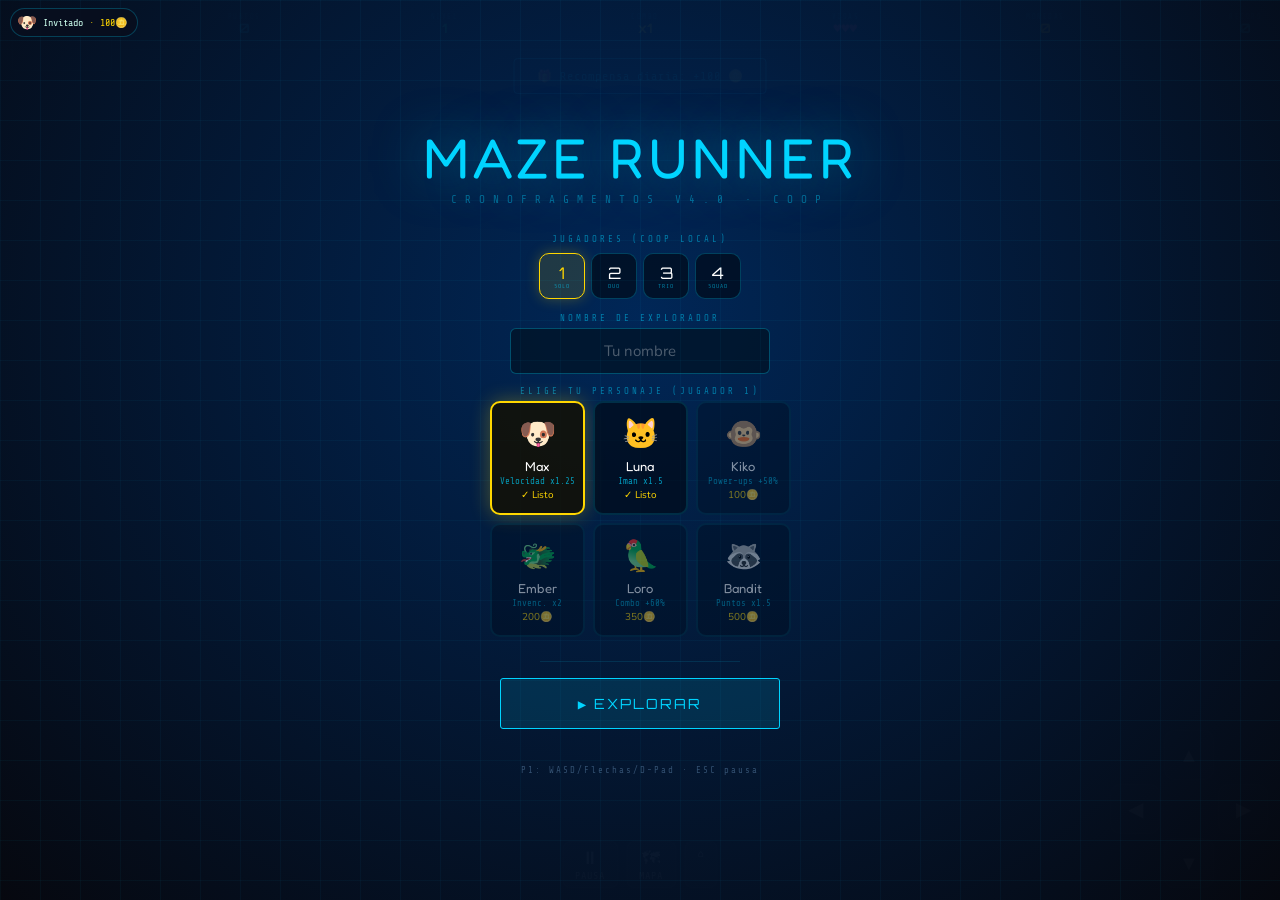
<file: web/index.html>
<!DOCTYPE html>
<html lang="es">
<head>
<meta charset="UTF-8">
<meta name="viewport" content="width=device-width,initial-scale=1,maximum-scale=1,user-scalable=no">
<meta name="description" content="MAZE RUNNER Cronofragmentos - Juego cooperativo de laberintos para 1-4 jugadores">
<meta name="theme-color" content="#06080f">
<title>MAZE RUNNER - Cronofragmentos</title>
<style>
@import url('https://fonts.googleapis.com/css2?family=Fredoka+One&family=Nunito:wght@400;700;900&family=Orbitron:wght@400;700;900&family=Share+Tech+Mono&display=swap');
*{margin:0;padding:0;box-sizing:border-box}
:root{
  --bg:#06080f;--accent:#00d4ff;--gold:#ffd700;
  --danger:#ff3355;--ok:#00ff88;--purple:#cc44ff;
  --fn:'Fredoka One',cursive;
  --fu:'Nunito',sans-serif;
  --fg:'Orbitron',monospace;
  --fm:'Share Tech Mono',monospace;
}
html,body{width:100%;height:100%;overflow:hidden;background:var(--bg);color:#fff;
  font-family:var(--fu);touch-action:none;user-select:none;-webkit-user-select:none}
canvas{display:block;position:absolute;top:0;left:0}
#root{position:relative;width:100vw;height:100vh;overflow:hidden}

/* ---- HUD ---- */
#hud{position:absolute;top:0;left:0;right:0;height:50px;z-index:10;
  background:rgba(6,8,15,.97);border-bottom:1px solid rgba(0,212,255,.15);
  display:flex;align-items:center;justify-content:space-between;padding:0 10px;gap:4px}
.hstat{display:flex;flex-direction:column;align-items:center;min-width:48px}
.hlab{font-size:7px;color:rgba(0,212,255,.45);letter-spacing:1.5px;text-transform:uppercase;font-family:var(--fm)}
.hval{font-family:var(--fg);font-size:13px;font-weight:700;color:var(--accent);line-height:1.1}
.hval.g{color:var(--gold)}.hval.d{color:var(--danger)}.hval.ok{color:var(--ok)}
#hud-char{display:flex;align-items:center;gap:5px;padding:0 4px}
#hud-emoji{font-size:22px;transition:transform .2s}
#hud-name{font-size:9px;color:rgba(255,255,255,.7);font-weight:700;max-width:70px;overflow:hidden;text-overflow:ellipsis;white-space:nowrap}

/* ---- PANTALLAS ---- */
.screen{position:absolute;inset:0;z-index:20;display:flex;flex-direction:column;
  align-items:center;justify-content:center;overflow-y:auto;
  background:radial-gradient(ellipse at 50% 35%,rgba(0,40,90,.96),rgba(6,8,15,.99))}
.screen.off{display:none!important}
.sg{position:absolute;inset:0;pointer-events:none;
  background-image:linear-gradient(rgba(0,212,255,.04) 1px,transparent 1px),
  linear-gradient(90deg,rgba(0,212,255,.04) 1px,transparent 1px);
  background-size:40px 40px;animation:gs 12s linear infinite}
@keyframes gs{from{background-position:0 0}to{background-position:40px 40px}}

/* Logo */
.logo{font-family:var(--fn);font-size:clamp(26px,7vw,56px);color:var(--accent);
  letter-spacing:4px;text-transform:uppercase;text-shadow:0 0 50px rgba(0,212,255,.5);
  margin-bottom:2px;text-align:center;animation:lp 3s ease-in-out infinite}
.logo-sub{font-size:clamp(8px,2vw,11px);color:rgba(0,212,255,.4);letter-spacing:8px;
  margin-bottom:16px;font-family:var(--fm);text-transform:uppercase}
@keyframes lp{0%,100%{text-shadow:0 0 40px rgba(0,212,255,.4)}50%{text-shadow:0 0 80px rgba(0,212,255,.7)}}

/* Botones */
.btn{font-family:var(--fg);font-size:12px;letter-spacing:2px;padding:13px 36px;
  border:1px solid var(--accent);background:transparent;color:var(--accent);
  cursor:pointer;transition:all .2s;text-transform:uppercase;margin:4px;
  display:block;width:240px;text-align:center;border-radius:3px}
.btn:hover{background:rgba(0,212,255,.1);box-shadow:0 0 20px rgba(0,212,255,.35);transform:translateY(-1px)}
.btn:active{transform:scale(.98)}
.btn.prim{background:rgba(0,212,255,.12)}
.btn.gold{border-color:var(--gold);color:var(--gold)}
.btn.gold:hover{background:rgba(255,215,0,.1)}
.btn.big{font-size:14px;padding:16px 44px;width:280px}
.btn.sm{width:auto;padding:9px 18px;font-size:10px;display:inline-block}
.btn:disabled{opacity:.35;cursor:not-allowed;transform:none}

/* Personajes */
.cg{display:grid;grid-template-columns:repeat(3,1fr);gap:8px;max-width:480px;padding:0 12px;margin:0 auto 12px}
@media(max-width:480px){.cg{grid-template-columns:repeat(2,1fr)}}
.cc{border:2px solid rgba(0,212,255,.15);background:rgba(0,10,25,.7);border-radius:10px;
  padding:11px 8px;cursor:pointer;transition:all .2s;text-align:center;position:relative}
.cc:hover{border-color:var(--accent);transform:scale(1.04)}
.cc.sel{border-color:var(--gold);box-shadow:0 0 20px rgba(255,215,0,.3);background:rgba(20,15,0,.8)}
.cc.lk{opacity:.5}
.ce{font-size:30px;display:block;margin-bottom:3px;transition:transform .3s}
.cc:hover .ce{transform:scale(1.2) rotate(-5deg)}
.cn{font-family:var(--fn);font-size:13px;color:#fff;margin-bottom:2px}
.ct{font-size:9px;color:rgba(0,212,255,.7);font-family:var(--fm)}
.ck{font-size:10px;color:var(--gold);margin-top:2px}

/* Inputs */
.gi{background:rgba(0,20,40,.8);border:1px solid rgba(0,212,255,.3);color:#fff;
  font-family:var(--fu);font-size:15px;padding:12px 16px;border-radius:6px;
  width:260px;outline:none;transition:border-color .2s;text-align:center}
.gi:focus{border-color:var(--accent)}
.gi::placeholder{color:rgba(255,255,255,.3)}
.sl{font-size:9px;color:rgba(0,212,255,.5);letter-spacing:3px;text-transform:uppercase;
  font-family:var(--fm);margin:12px 0 5px}
.div{width:200px;height:1px;background:rgba(0,212,255,.12);margin:12px auto}

/* Selector de jugadores (segmented) */
.seg{display:inline-flex;gap:6px;margin:4px 0 2px}
.seg .so{width:46px;height:46px;border:1px solid rgba(0,212,255,.25);background:rgba(0,10,25,.7);
  color:#fff;border-radius:10px;font-family:var(--fg);font-size:16px;cursor:pointer;transition:all .15s;
  display:flex;flex-direction:column;align-items:center;justify-content:center}
.seg .so small{font-size:6px;color:rgba(0,212,255,.55);letter-spacing:1px;font-family:var(--fm)}
.seg .so:hover{border-color:var(--accent)}
.seg .so.sel{border-color:var(--gold);background:rgba(255,215,0,.12);color:var(--gold);box-shadow:0 0 14px rgba(255,215,0,.25)}

/* Chips de perfil / cuenta */
#profile-chip{position:absolute;top:8px;left:10px;z-index:30;display:flex;align-items:center;gap:6px;
  background:rgba(8,15,30,.9);border:1px solid rgba(0,212,255,.25);border-radius:20px;padding:4px 10px 4px 6px;
  font-size:10px;color:#cfe;cursor:pointer;font-family:var(--fm)}
#profile-chip .pe{font-size:16px}
#profile-chip:hover{border-color:var(--accent)}

/* Modal cuenta */
.modal{position:absolute;inset:0;z-index:40;display:none;align-items:center;justify-content:center;
  background:rgba(3,6,14,.82);backdrop-filter:blur(2px)}
.modal.on{display:flex}
.mcard{background:rgba(8,14,28,.98);border:1px solid rgba(0,212,255,.3);border-radius:14px;
  padding:22px 20px;width:min(340px,92vw);text-align:center;box-shadow:0 0 50px rgba(0,80,160,.4)}
.mcard h3{font-family:var(--fn);color:var(--accent);font-size:22px;margin-bottom:4px}
.mcard p{font-size:11px;color:rgba(200,225,245,.6);margin-bottom:14px;line-height:1.5}
.gbtn{display:flex;align-items:center;justify-content:center;gap:10px;width:100%;background:#fff;color:#222;
  border:none;border-radius:8px;padding:11px;font-family:var(--fu);font-weight:700;font-size:13px;cursor:pointer;margin-bottom:8px}
.gbtn:hover{box-shadow:0 0 18px rgba(255,255,255,.25)}
.gbtn .gi-logo{font-family:var(--fg);font-weight:900;font-size:15px;
  background:conic-gradient(from -45deg,#ea4335,#fbbc05,#34a853,#4285f4,#ea4335);
  -webkit-background-clip:text;background-clip:text;color:transparent}
.mnote{font-size:9px;color:rgba(255,180,80,.7);margin-top:8px;line-height:1.5;font-family:var(--fm)}
.xclose{position:absolute;top:10px;right:14px;font-size:22px;color:rgba(255,255,255,.5);cursor:pointer;background:none;border:none}

/* Resultados */
.rg{display:grid;grid-template-columns:1fr 1fr;gap:8px;max-width:360px;margin:12px auto;padding:0 16px}
.ri{background:rgba(0,20,40,.7);border:1px solid rgba(0,212,255,.12);border-radius:8px;padding:10px;text-align:center}
.rv{font-family:var(--fg);font-size:18px;color:var(--accent);font-weight:700}
.rl{font-size:9px;color:rgba(255,255,255,.5);letter-spacing:2px;margin-top:2px;text-transform:uppercase}
.stars{font-size:28px;letter-spacing:4px;color:rgba(255,255,255,.15);margin:8px 0}
.stars .lit{color:var(--gold)}
.badge{display:inline-flex;align-items:center;gap:5px;background:rgba(255,215,0,.12);
  border:1px solid rgba(255,215,0,.3);border-radius:20px;padding:4px 12px;font-size:11px;color:var(--gold);margin:2px}
.stitle{font-family:var(--fn);font-size:clamp(28px,6vw,50px);margin-bottom:4px;text-align:center}
.ssub{font-size:13px;color:rgba(180,210,240,.7);margin-bottom:4px;text-align:center}
.srec{font-size:11px;color:rgba(0,212,255,.5);letter-spacing:1px;margin:4px 0;font-family:var(--fm)}

/* Leaderboard */
.lb{max-width:320px;margin:6px auto 0;width:100%;padding:0 16px}
.lb .lrow{display:flex;justify-content:space-between;font-family:var(--fm);font-size:11px;
  padding:5px 10px;border-bottom:1px solid rgba(0,212,255,.08);color:rgba(220,235,250,.8)}
.lb .lrow .lp{color:var(--gold)}
.lb .lrow:first-child .lp{color:var(--accent)}

/* ---- OVERLAYS ---- */
#lvl-banner{position:absolute;z-index:15;left:50%;top:50%;transform:translate(-50%,-50%);
  font-family:var(--fn);font-size:clamp(28px,8vw,60px);font-weight:700;color:var(--accent);
  letter-spacing:6px;pointer-events:none;opacity:0;transition:opacity .5s;white-space:nowrap;
  text-shadow:0 0 40px rgba(0,212,255,.7);text-align:center}
#combo-pop{position:absolute;z-index:15;left:50%;transform:translateX(-50%);top:58px;
  font-family:var(--fn);font-size:22px;color:var(--gold);pointer-events:none;
  opacity:0;transition:opacity .15s;white-space:nowrap;text-shadow:0 0 16px rgba(255,215,0,.6)}
#pu-bar{position:absolute;top:54px;left:8px;z-index:10;display:flex;flex-direction:column;gap:3px;pointer-events:none}
.pu-tag{font-size:9px;padding:3px 8px;border-radius:3px;display:none;font-family:var(--fm);font-weight:700}
.spop{position:absolute;pointer-events:none;z-index:12;font-family:var(--fn);font-size:14px;
  font-weight:700;animation:sp 1.2s forwards;white-space:nowrap}
@keyframes sp{0%{opacity:1;transform:translateY(0) scale(1) translateX(-50%)}
  60%{opacity:1;transform:translateY(-44px) scale(1.15) translateX(-50%)}
  100%{opacity:0;transform:translateY(-75px) scale(.8) translateX(-50%)}}
#dp{position:absolute;inset:0;z-index:13;pointer-events:none;opacity:0;
  box-shadow:inset 0 0 40px rgba(255,51,85,0);transition:opacity .2s,box-shadow .2s;border:0px solid var(--danger)}
#dp.near{opacity:1;box-shadow:inset 0 0 60px rgba(255,51,85,.4);border-width:3px}

/* Player chips (coop) */
#pchips{position:absolute;top:54px;left:50%;transform:translateX(-50%);z-index:11;display:flex;gap:6px;pointer-events:none}
.pchip{background:rgba(8,15,30,.9);border:1px solid rgba(0,212,255,.25);border-radius:18px;
  padding:3px 9px 3px 6px;display:flex;align-items:center;gap:5px;font-family:var(--fm);font-size:10px}
.pchip .pe{font-size:15px}
.pchip .pn{color:rgba(255,255,255,.8);max-width:64px;overflow:hidden;text-overflow:ellipsis;white-space:nowrap}
.pchip .pc{color:var(--gold);font-weight:700}
.pchip.down{border-color:var(--danger);opacity:.85}
.pchip.down .pn{color:var(--danger)}
.pchip.escaped{border-color:var(--ok)}
.pchip.escaped .pn{color:var(--ok)}

/* D-Pad */
#dpad{position:absolute;bottom:12px;right:12px;z-index:10;
  display:grid;grid-template-columns:50px 50px 50px;grid-template-rows:50px 50px 50px;gap:4px}
.db{background:rgba(255,255,255,.06);border:1px solid rgba(255,255,255,.1);
  border-radius:10px;display:flex;align-items:center;justify-content:center;
  font-size:20px;cursor:pointer;touch-action:manipulation;transition:all .1s}
.db:active,.db.dn{background:rgba(0,212,255,.22);border-color:rgba(0,212,255,.7);transform:scale(.93)}
.de{background:transparent!important;border:none!important;cursor:default}

/* Action bar */
#act-bar{position:absolute;bottom:12px;left:50%;transform:translateX(-50%);display:flex;gap:8px;z-index:10}
.ab{background:rgba(255,255,255,.07);border:1px solid rgba(255,255,255,.12);border-radius:8px;
  color:#fff;font-size:10px;font-family:var(--fm);letter-spacing:1px;padding:6px 12px;
  cursor:pointer;touch-action:manipulation;transition:all .1s;display:flex;flex-direction:column;align-items:center;gap:2px}
.ab:active{background:rgba(0,212,255,.2);transform:scale(.95)}
.ab .ic{font-size:18px}

/* Minimap */
#mm{position:absolute;bottom:12px;left:12px;z-index:10;
  border:1px solid rgba(0,212,255,.2);background:rgba(6,8,15,.85);opacity:.85;border-radius:4px}

/* Toast */
#toast{position:absolute;top:58px;left:50%;transform:translateX(-50%);z-index:18;
  background:rgba(8,15,30,.97);border:1px solid var(--accent);padding:10px 22px;
  font-size:12px;color:var(--accent);letter-spacing:1px;opacity:0;transition:opacity .3s;
  pointer-events:none;white-space:nowrap;border-radius:4px;font-family:var(--fm)}
#toast.on{opacity:1}
#flash{position:absolute;inset:0;z-index:14;pointer-events:none;opacity:0;transition:opacity .06s}

/* Mission pop */
#mpop{position:absolute;top:54px;right:8px;z-index:16;
  background:rgba(8,15,30,.97);border:1px solid rgba(0,212,255,.25);border-radius:8px;
  padding:10px 14px;font-size:11px;color:rgba(255,255,255,.85);font-family:var(--fu);
  max-width:200px;pointer-events:none;opacity:0;transition:opacity .4s}
#mpop.on{opacity:1}
#mpop .mt{font-weight:700;color:var(--gold);font-size:10px;letter-spacing:1px;margin-bottom:4px}
#mpop .mb{height:4px;background:rgba(255,255,255,.1);border-radius:2px;margin-top:6px;overflow:hidden}
#mpop .mf{height:100%;background:var(--accent);border-radius:2px;transition:width .4s}

/* Pause */
#pause{position:absolute;inset:0;z-index:25;display:none;background:rgba(4,6,14,.93);
  align-items:center;justify-content:center;flex-direction:column;gap:12px}
#pause.on{display:flex}
#pause h2{font-family:var(--fn);font-size:42px;color:var(--accent);letter-spacing:6px;margin-bottom:12px}

/* Exit overlay */
#exit-marker{position:absolute;z-index:11;pointer-events:none;display:none;
  font-size:24px;animation:ep 1.2s ease-in-out infinite;transform:translate(-50%,-50%)}
@keyframes ep{0%,100%{transform:translate(-50%,-50%) scale(1)}50%{transform:translate(-50%,-50%) scale(1.3)}}

#pops{position:absolute;inset:0;pointer-events:none;z-index:12;overflow:hidden}
.fc{display:flex;flex-direction:column;align-items:center}
.off{display:none!important}
.muted{font-size:9px;color:rgba(100,140,180,.5);letter-spacing:2px;margin-top:12px;font-family:var(--fm);text-align:center;line-height:1.6;padding:0 12px}

/* Responsive */
@media(max-width:480px){
  .hval{font-size:11px}.hlab{font-size:6px}.hstat{min-width:40px}
  .btn{width:200px;font-size:11px;padding:12px 20px}.cg{gap:6px}}
</style>
</head>
<body>
<div id="root">
  <canvas id="gc"></canvas>

  <!-- HUD -->
  <div id="hud">
    <div id="hud-char"><span id="hud-emoji">🐶</span><span id="hud-name">Max</span></div>
    <div class="hstat"><div class="hlab">Puntos</div><div class="hval" id="hScore">0</div></div>
    <div class="hstat"><div class="hlab">Nivel</div><div class="hval ok" id="hLevel">1</div></div>
    <div class="hstat"><div class="hlab">Combo</div><div class="hval g" id="hCombo">x1</div></div>
    <div class="hstat"><div class="hlab">Vidas</div><div class="hval d" id="hLives">♥♥♥</div></div>
    <div class="hstat"><div class="hlab">Monedas</div><div class="hval g" id="hCoins">0</div></div>
    <div class="hstat"><div class="hlab">Record</div><div class="hval" id="hBest">0</div></div>
  </div>

  <!-- Chip de perfil -->
  <div id="profile-chip"><span class="pe" id="pcEmoji">🐶</span><span id="pcName">Invitado</span><span style="color:var(--gold)">·</span><span id="pcWallet" style="color:var(--gold)">0🪙</span></div>

  <!-- PANTALLA PRINCIPAL -->
  <div id="screen" class="screen">
    <div class="sg"></div>

    <!-- MENU -->
    <div id="v-menu" class="fc">
      <div class="logo">MAZE RUNNER</div>
      <div class="logo-sub">CRONOFRAGMENTOS v4.0 · COOP</div>

      <div class="sl">Jugadores (coop local)</div>
      <div class="seg" id="pcountSeg">
        <button class="so sel" data-pc="1">1<small>SOLO</small></button>
        <button class="so" data-pc="2">2<small>DUO</small></button>
        <button class="so" data-pc="3">3<small>TRIO</small></button>
        <button class="so" data-pc="4">4<small>SQUAD</small></button>
      </div>

      <div class="sl">Nombre de explorador</div>
      <input type="text" class="gi" id="playerName" placeholder="Tu nombre" maxlength="16" autocomplete="off">
      <div class="sl" style="margin-top:12px">Elige tu personaje (Jugador 1)</div>
      <div class="cg" id="charGrid"></div>
      <div class="div"></div>
      <button class="btn big prim" id="btnPlay">▶ EXPLORAR</button>
      <div class="srec" id="sRec"></div>
      <div id="lbWrap" style="margin-top:10px;width:100%"></div>
      <div class="muted" id="ctrlHint">P1: WASD/Flechas/D-Pad · ESC pausa</div>
    </div>

    <!-- GAME OVER -->
    <div id="v-go" class="fc off">
      <div class="stitle" id="goT" style="color:#ff3355">GAME OVER</div>
      <div class="ssub" id="goS"></div>
      <div class="stars" id="goSt"></div>
      <div class="rg" id="goG"></div>
      <div class="srec" id="goR"></div>
      <div class="div"></div>
      <button class="btn big prim" id="btnRetry">↺ REINTENTAR</button>
      <button class="btn" id="btnGoM">⌂ MENU</button>
    </div>

    <!-- WIN -->
    <div id="v-win" class="fc off">
      <div class="stitle" style="color:#ffd700">GANARON!</div>
      <div class="ssub" id="winS"></div>
      <div class="stars" id="winSt"></div>
      <div class="rg" id="winG"></div>
      <div id="winB" style="max-width:340px;text-align:center;margin:8px 0"></div>
      <div class="div"></div>
      <button class="btn big gold" id="btnAgain">▶ JUGAR DE NUEVO</button>
      <button class="btn" id="btnWinM">⌂ MENU</button>
    </div>
  </div>

  <!-- Modal cuenta -->
  <div id="acctModal" class="modal">
    <div class="mcard" style="position:relative">
      <button class="xclose" id="acctClose">×</button>
      <h3>Tu cuenta</h3>
      <p>Guarda tu progreso, monedas y logros en este dispositivo. Inicia sesión con Google para sincronizar tu nombre y avatar.</p>
      <button class="gbtn" id="btnGoogle"><span class="gi-logo">G</span> Continuar con Google</button>
      <div class="div" style="width:100%;margin:12px 0"></div>
      <div class="sl" style="margin:0 0 6px">o usa un correo (local)</div>
      <input type="email" class="gi" id="acctEmail" placeholder="tucorreo@ejemplo.com" style="width:100%;margin-bottom:8px">
      <button class="btn sm prim" id="btnEmailLogin" style="width:100%">GUARDAR CUENTA</button>
      <button class="btn sm" id="btnGuest" style="width:100%;margin-top:8px">Seguir como invitado</button>
      <div class="mnote" id="googleNote"></div>
    </div>
  </div>

  <!-- OVERLAYS -->
  <div id="lvl-banner"></div>
  <div id="combo-pop"></div>
  <div id="flash"></div>
  <div id="toast"></div>
  <div id="dp"></div>
  <div id="pchips"></div>
  <div id="exit-marker">🚪</div>

  <!-- Power-up bar -->
  <div id="pu-bar">
    <div class="pu-tag" id="puS" style="background:rgba(0,100,255,.2);border:1px solid #0af;color:#0af">⚡ SPEED</div>
    <div class="pu-tag" id="puG" style="background:rgba(200,0,255,.2);border:1px solid #f0f;color:#f0f">👻 GHOST</div>
    <div class="pu-tag" id="puM" style="background:rgba(255,220,0,.15);border:1px solid #fd0;color:#fd0">🧲 IMAN</div>
    <div class="pu-tag" id="puF" style="background:rgba(0,255,255,.12);border:1px solid #0ff;color:#0ff">❄ FREEZE</div>
  </div>

  <!-- Mission pop -->
  <div id="mpop">
    <div class="mt">🎯 MISION DIARIA</div>
    <div id="mDesc">Recoge 50 monedas</div>
    <div class="mb"><div class="mf" id="mFill" style="width:0%"></div></div>
  </div>

  <div id="pops"></div>
  <canvas id="mm"></canvas>

  <!-- D-Pad -->
  <div id="dpad">
    <div class="de"></div><div class="db" id="dU">▲</div><div class="de"></div>
    <div class="db" id="dL">◀</div><div class="de"></div><div class="db" id="dR">▶</div>
    <div class="de"></div><div class="db" id="dD">▼</div><div class="de"></div>
  </div>

  <!-- Action bar -->
  <div id="act-bar">
    <button class="ab" id="actP"><span class="ic">⏸</span>PAUSA</button>
    <button class="ab" id="actM"><span class="ic">🗺</span>MAPA</button>
    <button class="ab" id="actH">⌂</button>
  </div>

  <!-- Pause panel -->
  <div id="pause">
    <h2>PAUSA</h2>
    <div id="pChar" style="font-size:48px;margin-bottom:8px">🐶</div>
    <div id="pName" style="font-family:'Fredoka One',cursive;font-size:20px;color:var(--gold);margin-bottom:16px"></div>
    <button class="btn big prim" id="btnR2">▶ CONTINUAR</button>
    <button class="btn" id="btnRst">↺ REINICIAR</button>
    <button class="btn" id="btnPM">⌂ MENU</button>
  </div>
</div>

<script src="game.js"></script>
</body>
</html>
</file>
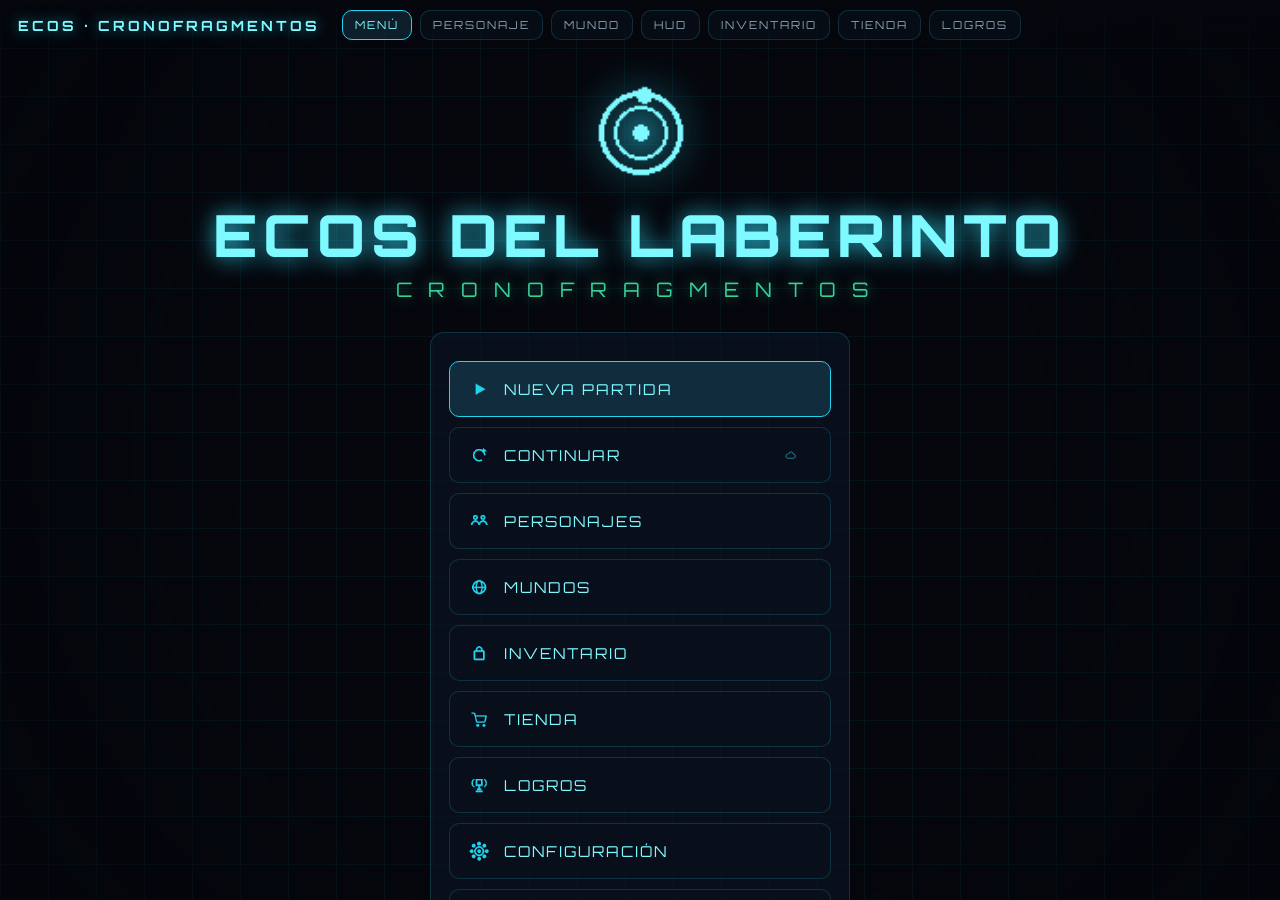
<file: web/design/index.html>
<!doctype html>
<html lang="es">
<head>
<meta charset="utf-8">
<meta name="viewport" content="width=device-width,initial-scale=1">
<title>ECOS DEL LABERINTO: CRONOFRAGMENTOS · UI</title>
<link rel="preconnect" href="https://fonts.googleapis.com">
<link rel="preconnect" href="https://fonts.gstatic.com" crossorigin>
<link href="https://fonts.googleapis.com/css2?family=Orbitron:wght@500;700;800;900&family=Rajdhani:wght@500;600;700&display=swap" rel="stylesheet">
<link rel="stylesheet" href="styles.css">
</head>
<body>
<div class="bg-grid"></div>
<div class="bg-vignette"></div>

<nav class="topnav">
  <span class="brand">ECOS · CRONOFRAGMENTOS</span>
  <button data-go="menu" class="active">MENÚ</button>
  <button data-go="char">PERSONAJE</button>
  <button data-go="world">MUNDO</button>
  <button data-go="hud">HUD</button>
  <button data-go="inv">INVENTARIO</button>
  <button data-go="shop">TIENDA</button>
  <button data-go="ach">LOGROS</button>
</nav>

<div class="stage">

  <!-- 1 · MENÚ PRINCIPAL -->
  <section class="screen active" id="menu">
    <div class="menu-wrap">
      <div class="logo"><span class="glow"></span><i class="ic t-bright" data-ic="orbit"></i></div>
      <h1 class="title-xl">ECOS DEL LABERINTO</h1>
      <div class="title-sub">CRONOFRAGMENTOS</div>
      <div class="menu-panel panel panel--soft">
        <button class="menu-btn selected" data-go="hud"><i class="ic" data-ic="play"></i><span class="label">NUEVA PARTIDA</span></button>
        <button class="menu-btn" data-go="hud"><i class="ic" data-ic="continue"></i><span class="label">CONTINUAR</span><i class="ic suffix" data-ic="cloud"></i></button>
        <button class="menu-btn" data-go="char"><i class="ic" data-ic="people"></i><span class="label">PERSONAJES</span></button>
        <button class="menu-btn" data-go="world"><i class="ic" data-ic="globe"></i><span class="label">MUNDOS</span></button>
        <button class="menu-btn" data-go="inv"><i class="ic" data-ic="bag"></i><span class="label">INVENTARIO</span></button>
        <button class="menu-btn" data-go="shop"><i class="ic" data-ic="cart"></i><span class="label">TIENDA</span></button>
        <button class="menu-btn" data-go="ach"><i class="ic" data-ic="trophy"></i><span class="label">LOGROS</span></button>
        <button class="menu-btn"><i class="ic" data-ic="cog"></i><span class="label">CONFIGURACIÓN</span></button>
        <button class="menu-btn"><i class="ic" data-ic="close"></i><span class="label">SALIR</span></button>
      </div>
      <div class="dim" style="margin-top:18px;font-size:11px;letter-spacing:3px">v0.2 · NÚCLEO TEMPORAL</div>
    </div>
  </section>

  <!-- 2 · SELECCIÓN DE PERSONAJE -->
  <section class="screen" id="char">
    <div class="row"><button class="back" data-go="menu"><i class="ic" data-ic="chevron-left"></i>VOLVER</button></div>
    <h2 class="screen-title" style="margin-bottom:24px">SELECCIÓN DE PERSONAJE</h2>
    <div class="row" style="justify-content:center;gap:18px;flex:1;align-items:center">
      <div class="arrow"><i class="ic" data-ic="chevron-left"></i></div>
      <div class="panel" style="width:320px;height:380px;display:flex;align-items:center;justify-content:center;background:rgba(14,30,48,.6)">
        <div style="width:150px;height:230px;border-radius:10px;background:rgba(34,211,238,.10);border:1px solid rgba(45,212,238,.3)"></div>
      </div>
      <div class="arrow" style="margin-right:24px"><i class="ic" data-ic="chevron-right"></i></div>
      <div class="panel" style="width:460px">
        <div class="card-title" style="font-size:30px">ARIA-7</div>
        <div class="card-sub" style="font-size:15px">Crononauta</div>
        <div class="card-desc" style="margin:12px 0 8px">Maestra del flujo temporal. Puede ralentizar el tiempo en áreas específicas.</div>
        <div class="stat-row"><i class="ic" data-ic="bolt"></i><span class="stat-label">VELOCIDAD</span><span class="bar-track"><span class="bar-fill green" style="width:85%"></span></span><span class="stat-value">85</span></div>
        <div class="stat-row"><i class="ic" data-ic="shield"></i><span class="stat-label">DEFENSA</span><span class="bar-track"><span class="bar-fill green" style="width:60%"></span></span><span class="stat-value">60</span></div>
        <div class="stat-row"><i class="ic" data-ic="clock"></i><span class="stat-label">ENERGÍA</span><span class="bar-track"><span class="bar-fill green" style="width:90%"></span></span><span class="stat-value">90</span></div>
        <div class="stat-row"><i class="ic" data-ic="star"></i><span class="stat-label">HABILIDAD</span><span class="bar-track"><span class="bar-fill green" style="width:95%"></span></span><span class="stat-value">95</span></div>
      </div>
    </div>
    <div class="dots"><span class="dot active"></span><span class="dot"></span><span class="dot"></span><span class="dot"></span><span class="dot"></span></div>
    <div style="text-align:center"><button class="btn" data-go="world">SELECCIONAR</button></div>
  </section>

  <!-- 3 · SELECCIÓN DE MUNDO -->
  <section class="screen" id="world">
    <div class="row"><button class="back" data-go="menu"><i class="ic" data-ic="chevron-left"></i>VOLVER</button></div>
    <h2 class="screen-title" style="margin-bottom:24px">SELECCIÓN DE MUNDO</h2>
    <div class="scroll">
      <div class="grid" style="gap:24px">
        <div class="card" style="width:360px;height:210px" data-go="hud">
          <div class="stars"><i class="star ic" data-ic="star"></i><i class="star empty ic" data-ic="star"></i><i class="star empty ic" data-ic="star"></i><i class="star empty ic" data-ic="star"></i><i class="star empty ic" data-ic="star"></i></div>
          <div class="card-title">NEXO PRIMORDIAL</div><div class="card-sub">El Origen</div>
          <div class="card-desc">Donde todo comenzó. Las primeras fisuras temporales.</div>
          <div class="grow"></div>
          <div class="row"><span class="muted grow" style="font-size:12px">Progreso</span><span class="muted" style="font-size:12px">12/12</span></div>
          <div class="bar-track" style="margin-top:4px"><span class="bar-fill" style="width:100%"></span></div>
        </div>
        <div class="card purple" style="width:360px;height:210px" data-go="hud">
          <div class="stars"><i class="star ic" data-ic="star"></i><i class="star ic" data-ic="star"></i><i class="star empty ic" data-ic="star"></i><i class="star empty ic" data-ic="star"></i><i class="star empty ic" data-ic="star"></i></div>
          <div class="card-title" style="color:#c4b5fd">FRACTURAS DEL VACÍO</div><div class="card-sub">Dimensión Paralela</div>
          <div class="card-desc">Realidades fragmentadas que colapsan entre sí.</div>
          <div class="grow"></div>
          <div class="row"><span class="muted grow" style="font-size:12px">Progreso</span><span class="muted" style="font-size:12px">8/15</span></div>
          <div class="bar-track" style="margin-top:4px"><span class="bar-fill purple" style="width:53%"></span></div>
        </div>
        <div class="card" style="width:360px;height:210px" data-go="hud">
          <div class="stars"><i class="star ic" data-ic="star"></i><i class="star ic" data-ic="star"></i><i class="star ic" data-ic="star"></i><i class="star empty ic" data-ic="star"></i><i class="star empty ic" data-ic="star"></i></div>
          <div class="card-title">ESPIRAL INFINITO</div><div class="card-sub">Bucle Temporal</div>
          <div class="card-desc">Un laberinto que se repite eternamente.</div>
          <div class="grow"></div>
          <div class="row"><span class="muted grow" style="font-size:12px">Progreso</span><span class="muted" style="font-size:12px">0/18</span></div>
          <div class="bar-track" style="margin-top:4px"><span class="bar-fill" style="width:2%"></span></div>
        </div>
        <div class="card locked" style="width:360px;height:210px">
          <div class="stars"><i class="star ic" data-ic="star"></i><i class="star ic" data-ic="star"></i><i class="star ic" data-ic="star"></i><i class="star ic" data-ic="star"></i><i class="star empty ic" data-ic="star"></i></div>
          <div class="card-title">HORIZONTE COLAPSADO</div><div class="card-sub">El Fin de Todo</div>
          <div class="card-desc">Donde las líneas temporales convergen y mueren.</div>
          <div class="grow"></div>
          <div class="row" style="gap:8px;justify-content:center"><i class="ic t-dim" data-ic="lock" style="width:18px;height:18px"></i><span class="muted" style="font-size:12px">Completa el mundo anterior</span></div>
        </div>
        <div class="card locked" style="width:360px;height:210px">
          <div class="stars"><i class="star ic" data-ic="star"></i><i class="star ic" data-ic="star"></i><i class="star ic" data-ic="star"></i><i class="star ic" data-ic="star"></i><i class="star ic" data-ic="star"></i></div>
          <div class="card-title">SINGULARIDAD</div><div class="card-sub">Más Allá del Tiempo</div>
          <div class="card-desc">El centro del laberinto. Tu destino final.</div>
          <div class="grow"></div>
          <div class="row" style="gap:8px;justify-content:center"><i class="ic t-dim" data-ic="lock" style="width:18px;height:18px"></i><span class="muted" style="font-size:12px">Completa el mundo anterior</span></div>
        </div>
      </div>
    </div>
  </section>

  <!-- 4 · HUD -->
  <section class="screen" id="hud" style="padding:0">
    <div class="hud-top">
      <div class="row grow" style="gap:10px">
        <span class="chip"><i class="ic" data-ic="clock"></i>00:42</span>
        <span class="chip"><i class="ic t-red" data-ic="heart"></i>2</span>
        <span class="chip"><i class="ic" data-ic="people"></i>3 / 10</span>
        <span class="chip"><i class="ic t-bright" data-ic="gem"></i>1 / 3</span>
      </div>
      <div class="row" style="gap:10px">
        <span class="chip"><i class="ic t-amber" data-ic="coin"></i><span style="color:var(--amber)">3,500</span></span>
        <span class="chip"><i class="ic t-amber" data-ic="star"></i>1280</span>
        <button class="arrow" style="width:38px;height:38px" data-go="menu"><i class="ic" data-ic="cog"></i></button>
      </div>
    </div>
    <div class="panel hud-ability">
      <div class="row" style="gap:12px">
        <i class="ic t-bright" data-ic="hourglass" style="width:40px;height:40px"></i>
        <div class="grow">
          <div class="row"><span class="grow" style="font-size:12px;color:var(--cyan-bright);letter-spacing:1px">ECO PROLONGADO</span><span class="dim" style="font-size:12px">Q</span></div>
          <div class="bar-track" style="margin-top:8px"><span class="bar-fill" style="width:70%"></span></div>
        </div>
      </div>
    </div>
    <div class="hud-hint">WASD MOVER · E INTERACTUAR · R REINICIAR</div>
  </section>

  <!-- 5 · INVENTARIO -->
  <section class="screen" id="inv">
    <div class="row">
      <button class="back grow" style="justify-content:flex-start" data-go="menu"><i class="ic" data-ic="chevron-left"></i>VOLVER</button>
      <span class="chip" style="margin-right:10px"><i class="ic t-amber" data-ic="coin"></i><span class="coin" style="font-size:14px">3,500</span></span>
      <span class="chip"><i class="ic t-bright" data-ic="gem"></i><span style="color:var(--cyan-bright)">24</span></span>
    </div>
    <h2 class="screen-title" style="margin-bottom:18px">INVENTARIO</h2>
    <div class="tabs"><button class="tab active">PERSONAJES</button><button class="tab">RELIQUIAS</button><button class="tab">COSMÉTICOS</button></div>
    <div class="row" style="flex:1;align-items:stretch;gap:18px">
      <div class="scroll grow">
        <div class="grid" style="justify-content:flex-start;gap:16px">
          <div class="card" style="width:150px;height:170px;align-items:center;justify-content:center"><i class="ic t-bright" data-ic="person" style="width:54px;height:54px"></i><div class="card-title" style="font-size:16px;margin-top:10px">NOVA</div><div class="card-sub" style="font-size:12px">Equipado</div></div>
          <div class="card" style="width:150px;height:170px;align-items:center;justify-content:center"><i class="ic t-bright" data-ic="person" style="width:54px;height:54px"></i><div class="card-title" style="font-size:16px;margin-top:10px">ATLAS</div><div class="muted" style="font-size:12px">Desbloqueado</div></div>
          <div class="card locked" style="width:150px;height:170px;align-items:center;justify-content:center"><i class="ic t-dim" data-ic="lock" style="width:40px;height:40px"></i><div class="card-title" style="font-size:16px;margin-top:10px">ECHO</div><div class="dim" style="font-size:12px">Bloqueado</div></div>
          <div class="card locked" style="width:150px;height:170px;align-items:center;justify-content:center"><i class="ic t-dim" data-ic="lock" style="width:40px;height:40px"></i><div class="card-title" style="font-size:16px;margin-top:10px">CHRONA</div><div class="dim" style="font-size:12px">Legendario</div></div>
        </div>
      </div>
      <div class="panel" style="width:320px;display:flex;flex-direction:column">
        <div class="thumb" style="height:150px"><i class="ic t-bright" data-ic="person" style="width:72px;height:72px"></i></div>
        <div class="card-title" style="font-size:24px;margin-top:14px">NOVA</div>
        <div class="card-sub">Personaje inicial</div>
        <div class="card-desc" style="margin-top:10px">Los ecos temporales duran más tiempo. Ideal para puzzles de sincronización larga.</div>
        <div class="grow"></div>
        <button class="btn disabled" style="margin-top:12px">EQUIPADO</button>
      </div>
    </div>
  </section>

  <!-- 6 · TIENDA -->
  <section class="screen" id="shop">
    <div class="row">
      <button class="back grow" style="justify-content:flex-start" data-go="menu"><i class="ic" data-ic="chevron-left"></i>VOLVER</button>
      <span class="chip"><i class="ic t-amber" data-ic="coin" style="width:18px;height:18px"></i><span class="coin">3,500</span></span>
    </div>
    <h2 class="screen-title" style="margin-bottom:18px">TIENDA</h2>
    <div class="tabs"><button class="tab active">DESTACADOS</button><button class="tab">FRAGMENTOS</button><button class="tab">ASPECTOS</button><button class="tab">MEJORAS</button></div>
    <div class="scroll">
      <div class="grid" style="gap:20px">
        <div class="card" style="width:250px;height:290px">
          <span class="badge">-33%</span>
          <div class="thumb"><i class="ic t-bright" data-ic="gem"></i></div>
          <div class="card-title" style="font-size:17px;margin-top:10px">PACK CRISTAL</div>
          <div class="card-desc">+500 Fragmentos Temporales</div><div class="grow"></div>
          <div class="row" style="align-items:flex-end;margin-bottom:8px"><span class="price-old">600</span><span class="price-new">400</span></div>
          <button class="btn" style="font-size:13px;padding:8px 0">COMPRAR</button>
        </div>
        <div class="card" style="width:250px;height:290px">
          <div class="thumb"><i class="ic t-bright" data-ic="person"></i></div>
          <div class="card-title" style="font-size:17px;margin-top:10px">ASPECTO: NOVA NEÓN</div>
          <div class="card-desc">Skin holográfica para Nova</div><div class="grow"></div>
          <div class="row" style="align-items:flex-end;margin-bottom:8px"><span class="price-new">1,200</span></div>
          <button class="btn" style="font-size:13px;padding:8px 0">COMPRAR</button>
        </div>
        <div class="card purple" style="width:250px;height:290px">
          <span class="badge">-50%</span>
          <div class="thumb" style="background:rgba(168,85,247,.12)"><i class="ic t-purple" data-ic="person"></i></div>
          <div class="card-title" style="font-size:17px;margin-top:10px;color:#c4b5fd">ASPECTO: ATLAS VOID</div>
          <div class="card-desc">Skin legendaria del vacío</div><div class="grow"></div>
          <div class="row" style="align-items:flex-end;margin-bottom:8px"><span class="price-old">2,000</span><span class="price-new">1,000</span></div>
          <button class="btn" style="font-size:13px;padding:8px 0">COMPRAR</button>
        </div>
        <div class="card" style="width:250px;height:290px">
          <div class="thumb"><i class="ic t-green" data-ic="orbit"></i></div>
          <div class="card-title" style="font-size:17px;margin-top:10px">NÚCLEO TEMPORAL</div>
          <div class="card-desc">Reliquia: +1 eco simultáneo</div><div class="grow"></div>
          <div class="row" style="align-items:flex-end;margin-bottom:8px"><span class="price-new">3,000</span></div>
          <button class="btn" style="font-size:13px;padding:8px 0">COMPRAR</button>
        </div>
      </div>
      <div class="card gold row" style="margin-top:20px;align-items:center;gap:18px;padding:18px">
        <i class="ic t-amber" data-ic="gift" style="width:48px;height:48px"></i>
        <div class="grow">
          <div class="card-title" style="font-size:18px;color:var(--amber)">OFERTA ESPECIAL · PACK CRONOS</div>
          <div class="card-desc" style="margin-top:2px">Todos los aspectos al -40% · Termina en 23:59:59</div>
        </div>
        <button class="btn gold">COMPRAR</button>
      </div>
    </div>
  </section>

  <!-- 7 · LOGROS -->
  <section class="screen" id="ach">
    <div class="row"><button class="back" data-go="menu"><i class="ic" data-ic="chevron-left"></i>VOLVER</button></div>
    <h2 class="screen-title" style="margin-bottom:8px">LOGROS</h2>
    <div class="panel panel--soft" style="margin-bottom:18px">
      <div class="row" style="margin-bottom:8px"><span class="grow" style="font-size:13px;color:var(--cyan-bright);letter-spacing:2px">PROGRESO TOTAL</span><span class="muted" style="font-size:13px">8 / 25 DESBLOQUEADOS</span></div>
      <div class="bar-track" style="height:10px"><span class="bar-fill" style="width:32%"></span></div>
    </div>
    <div class="scroll">
      <div class="grid" style="justify-content:flex-start;gap:16px">
        <div class="card row" style="width:380px;height:96px;align-items:center;gap:14px"><i class="ic t-bright" data-ic="people" style="width:44px;height:44px"></i><div class="grow"><div class="card-title" style="font-size:16px">PRIMER ECO</div><div class="card-desc" style="margin-top:2px">Crea tu primer eco temporal.</div></div><i class="ic t-green" data-ic="trophy" style="width:22px;height:22px"></i></div>
        <div class="card row" style="width:380px;height:96px;align-items:center;gap:14px"><i class="ic t-bright" data-ic="gem" style="width:44px;height:44px"></i><div class="grow"><div class="card-title" style="font-size:16px">COLECCIONISTA</div><div class="card-desc" style="margin-top:2px">Recoge 50 cristales temporales.</div></div><i class="ic t-green" data-ic="trophy" style="width:22px;height:22px"></i></div>
        <div class="card row locked" style="width:380px;height:96px;align-items:center;gap:14px"><i class="ic t-dim" data-ic="shield" style="width:44px;height:44px"></i><div class="grow"><div class="card-title" style="font-size:16px">SIN MORIR</div><div class="card-desc" style="margin-top:2px">Completa un mundo sin morir.</div></div><i class="ic t-dim" data-ic="lock" style="width:22px;height:22px"></i></div>
        <div class="card row locked" style="width:380px;height:96px;align-items:center;gap:14px"><i class="ic t-dim" data-ic="clock" style="width:44px;height:44px"></i><div class="grow"><div class="card-title" style="font-size:16px">MAESTRO TEMPORAL</div><div class="card-desc" style="margin-top:2px">Consigue 3 estrellas en 10 niveles.</div></div><i class="ic t-dim" data-ic="lock" style="width:22px;height:22px"></i></div>
        <div class="card row" style="width:380px;height:96px;align-items:center;gap:14px"><i class="ic t-bright" data-ic="bolt" style="width:44px;height:44px"></i><div class="grow"><div class="card-title" style="font-size:16px">VELOCISTA</div><div class="card-desc" style="margin-top:2px">Completa un nivel en menos de 30s.</div></div><i class="ic t-green" data-ic="trophy" style="width:22px;height:22px"></i></div>
        <div class="card row locked" style="width:380px;height:96px;align-items:center;gap:14px"><i class="ic t-dim" data-ic="crown" style="width:44px;height:44px"></i><div class="grow"><div class="card-title" style="font-size:16px">DOMINADOR DEL TIEMPO</div><div class="card-desc" style="margin-top:2px">Completa todos los mundos al 100%.</div></div><i class="ic t-dim" data-ic="lock" style="width:22px;height:22px"></i></div>
      </div>
    </div>
  </section>

</div>

<script>
  // iconos: máscara desde PNG blanco
  document.querySelectorAll('.ic[data-ic]').forEach(el=>{
    const u=`assets/icons/${el.dataset.ic}.png`;
    el.style.webkitMaskImage=`url(${u})`; el.style.maskImage=`url(${u})`;
  });
  // navegación entre pantallas
  function go(id){
    document.querySelectorAll('.screen').forEach(s=>s.classList.toggle('active',s.id===id));
    document.querySelectorAll('.topnav button').forEach(b=>b.classList.toggle('active',b.dataset.go===id));
    const st=document.querySelector('.stage'); if(st) st.scrollTop=0;
  }
  document.querySelectorAll('[data-go]').forEach(el=>el.addEventListener('click',()=>go(el.dataset.go)));
  // teclas 1-7
  const order=['menu','char','world','hud','inv','shop','ach'];
  addEventListener('keydown',e=>{const n=parseInt(e.key);if(n>=1&&n<=7)go(order[n-1]);});
</script>
</body>
</html>
</file>
<file: web/design/styles.css>
/* ECOS DEL LABERINTO: CRONOFRAGMENTOS — réplica web del sistema de diseño V0.
   Espejo de Assets/_Project/UIToolkit/Theme/EcosTheme.uss (mismos tokens). */

:root{
  --bg-0:#05070d; --bg-1:#080c16; --bg-2:#0c121e;
  --cyan:#22d3ee; --cyan-bright:#7df9ff; --cyan-soft:rgba(45,212,238,.55); --cyan-faint:rgba(45,212,238,.12);
  --green:#34d399; --amber:#fbbf24; --red:#ef4444; --purple:#a855f7;
  --text:#d7eef6; --text-dim:#8aa1b2; --text-mut:#5f7384;
  --panel-fill:rgba(12,20,34,.66); --panel-border:rgba(45,212,238,.40); --panel-border-soft:rgba(45,212,238,.18);
  --r-sm:6px; --r-md:10px; --r-lg:14px; --r-pill:999px;
  --display:"Orbitron",sans-serif; --body:"Rajdhani",sans-serif;
}

*{box-sizing:border-box;margin:0;padding:0}
html,body{height:100%}
body{
  background:var(--bg-0); color:var(--text); font-family:var(--body);
  overflow:hidden; -webkit-font-smoothing:antialiased;
}

/* fondo holográfico */
.bg-grid,.bg-vignette{position:fixed; inset:0; pointer-events:none; z-index:0}
.bg-grid{background:url("assets/img/grid_tile.png") repeat; background-size:48px 48px; opacity:.9}
.bg-vignette{background:url("assets/img/vignette.png") center/cover no-repeat}

/* barra de navegación (selector de pantalla) */
.topnav{
  position:fixed; top:0; left:0; right:0; z-index:30; display:flex; gap:8px; align-items:center;
  padding:10px 18px; background:linear-gradient(180deg,rgba(5,7,13,.92),rgba(5,7,13,0));
}
.topnav .brand{font-family:var(--display); font-weight:700; color:var(--cyan-bright);
  letter-spacing:3px; font-size:14px; text-shadow:0 0 14px rgba(45,212,238,.7); margin-right:14px}
.topnav button{
  font-family:var(--display); font-size:11px; letter-spacing:2px; color:var(--text-dim);
  background:rgba(10,18,30,.5); border:1px solid var(--panel-border-soft); border-radius:var(--r-md);
  padding:7px 12px; cursor:pointer; transition:.14s;
}
.topnav button:hover{color:var(--cyan-bright); border-color:var(--cyan-soft)}
.topnav button.active{color:var(--cyan-bright); border-color:var(--cyan); background:rgba(20,48,64,.6)}

/* lienzo de pantallas */
.stage{position:fixed; inset:0; z-index:10}
.screen{position:absolute; inset:0; padding:64px 48px 28px; display:none; flex-direction:column}
.screen.active{display:flex}
.screen .scroll{overflow:auto; flex:1}

/* tipografía */
.title-xl{font-family:var(--display); font-weight:800; font-size:58px; color:var(--cyan-bright);
  letter-spacing:6px; text-align:center; text-shadow:0 0 22px rgba(45,212,238,.9)}
.title-sub{font-family:var(--display); font-size:20px; color:var(--green); letter-spacing:16px;
  text-align:center; text-shadow:0 0 14px rgba(52,211,153,.6); margin-top:6px}
.screen-title{font-family:var(--display); font-weight:700; font-size:32px; color:var(--cyan-bright);
  letter-spacing:4px; text-align:center; text-shadow:0 0 18px rgba(45,212,238,.85)}

/* paneles */
.panel{background:var(--panel-fill); border:1px solid var(--panel-border); border-radius:var(--r-lg); padding:18px}
.panel--soft{border-color:var(--panel-border-soft)}

/* icono utilitario (máscara para teñir el PNG blanco) */
.ic{display:inline-block; background-color:var(--cyan);
  -webkit-mask-position:center; mask-position:center;
  -webkit-mask-repeat:no-repeat; mask-repeat:no-repeat;
  -webkit-mask-size:contain; mask-size:contain}

/* menú principal */
.menu-wrap{flex:1; display:flex; flex-direction:column; align-items:center; justify-content:flex-start; padding-top:8px}
.logo{width:120px; height:120px; position:relative; display:flex; align-items:center; justify-content:center; margin-bottom:6px}
.logo .glow{position:absolute; width:180px; height:180px; background:url("assets/img/glow_cyan.png") center/contain no-repeat; opacity:.7}
.logo .ic{width:120px; height:120px; background-color:var(--cyan-bright)}
.menu-panel{width:420px; margin-top:30px}
.menu-btn{display:flex; align-items:center; height:56px; width:100%; margin-top:10px; padding:0 18px;
  background:rgba(10,18,30,.55); border:1px solid var(--panel-border-soft); border-radius:var(--r-md);
  color:var(--cyan-bright); cursor:pointer; transition:.14s}
.menu-btn:hover{background:rgba(20,40,60,.7); border-color:var(--cyan-soft); transform:scale(1.01)}
.menu-btn.selected{background:rgba(20,52,70,.8); border-color:var(--cyan)}
.menu-btn .ic{width:22px; height:22px; margin-right:14px}
.menu-btn .label{font-family:var(--display); font-size:15px; letter-spacing:2px; flex:1; text-align:left}
.menu-btn .suffix{width:16px; height:16px; background-color:var(--cyan-soft)}

/* botones de acción */
.btn{font-family:var(--display); font-size:15px; letter-spacing:3px; color:var(--cyan-bright);
  background:rgba(20,48,64,.5); border:1px solid var(--cyan); border-radius:var(--r-md);
  padding:11px 28px; cursor:pointer; transition:.14s}
.btn:hover{background:rgba(34,211,238,.22); transform:scale(1.03)}
.btn:active{transform:scale(.98)}
.btn.disabled{border-color:var(--text-mut); color:var(--text-mut); background:rgba(20,28,38,.5); cursor:default}
.btn.gold{border-color:var(--amber); color:var(--amber)}

.back{display:inline-flex; align-items:center; gap:8px; background:none; border:none; color:var(--text-dim);
  font-family:var(--body); font-size:13px; letter-spacing:2px; cursor:pointer}
.back .ic{width:16px; height:16px; background-color:var(--text-dim)}

.arrow{width:48px; height:48px; border-radius:var(--r-pill); background:rgba(12,22,36,.7);
  border:1px solid var(--panel-border); cursor:pointer; display:flex; align-items:center; justify-content:center}
.arrow:hover{background:rgba(34,211,238,.2)}
.arrow .ic{width:22px; height:22px}

/* barras de estadística */
.row{display:flex; align-items:center}
.grow{flex:1}
.stat-row{display:flex; align-items:center; margin-top:10px; gap:8px}
.stat-row .ic{width:16px; height:16px}
.stat-label{font-size:12px; color:var(--text-dim); letter-spacing:2px; width:92px}
.bar-track{display:block; flex:1; height:8px; background:rgba(255,255,255,.08); border-radius:var(--r-pill); overflow:hidden}
.bar-fill{display:block; height:100%; background:var(--cyan); border-radius:var(--r-pill)}
.bar-fill.green{background:var(--green)}
.bar-fill.purple{background:var(--purple)}
.stat-value{width:30px; text-align:right; font-size:13px}

/* chips / badges */
.chip{display:inline-flex; align-items:center; gap:7px; background:rgba(12,22,36,.8);
  border:1px solid var(--panel-border-soft); border-radius:var(--r-pill); padding:5px 12px; font-size:14px}
.chip .ic{width:15px; height:15px}
.badge{position:absolute; right:10px; top:10px; background:var(--red); color:#fff; font-weight:700;
  font-size:12px; padding:2px 8px; border-radius:var(--r-sm); font-family:var(--display)}

/* pestañas */
.tabs{display:flex; gap:10px; margin-bottom:18px}
.tab{font-family:var(--display); font-size:13px; letter-spacing:2px; color:var(--text-dim);
  background:rgba(10,18,30,.5); border:1px solid var(--panel-border-soft); border-radius:var(--r-md);
  padding:8px 16px; cursor:pointer}
.tab.active{color:var(--cyan-bright); border-color:var(--cyan); background:rgba(20,48,64,.6)}

/* tarjetas */
.grid{display:flex; flex-wrap:wrap; justify-content:center; gap:0}
.card{background:var(--panel-fill); border:1px solid var(--panel-border); border-radius:var(--r-lg);
  padding:16px; position:relative; transition:.14s; display:flex; flex-direction:column}
.card:hover{transform:scale(1.02); border-color:var(--cyan)}
.card.locked{opacity:.45}
.card.purple{border-color:rgba(168,85,247,.6); background:rgba(40,20,60,.5)}
.card.gold{border-color:rgba(251,191,36,.7); background:rgba(54,42,14,.5)}
.card-title{font-family:var(--display); font-weight:700; font-size:20px; color:var(--cyan-bright);
  letter-spacing:1px; text-shadow:0 0 12px rgba(45,212,238,.6)}
.card-sub{font-size:14px; color:var(--green); margin-top:2px}
.card-desc{font-size:13px; color:var(--text-dim); margin-top:8px; line-height:1.35}
.thumb{height:110px; background:rgba(34,211,238,.08); border-radius:var(--r-md);
  display:flex; align-items:center; justify-content:center}
.thumb .ic{width:56px; height:56px; background-color:var(--cyan-bright)}

/* estrellas */
.stars{display:flex; gap:3px; margin-bottom:6px}
.star{width:16px; height:16px; background-color:var(--amber)}
.star.empty{background-color:rgba(255,255,255,.18)}

/* precios */
.price-old{font-size:13px; color:var(--text-mut); text-decoration:line-through; margin-right:8px}
.price-new{font-size:16px; color:var(--amber); font-weight:700; font-family:var(--display)}
.coin{font-family:var(--display); font-weight:700; color:var(--amber); font-size:18px}
.muted{color:var(--text-dim)} .dim{color:var(--text-mut)}

/* HUD */
.hud-top{position:absolute; left:24px; right:24px; top:60px; display:flex; align-items:center}
.hud-ability{position:absolute; left:24px; bottom:24px; width:240px}
.hud-hint{position:absolute; right:24px; bottom:24px; font-size:11px; letter-spacing:2px; color:var(--text-mut)}
.dots{display:flex; gap:10px; justify-content:center; margin:16px 0}
.dot{width:9px; height:9px; border-radius:var(--r-pill); background:rgba(255,255,255,.2)}
.dot.active{background:var(--cyan)}

/* tintes de icono */
.ic.t-amber{background-color:var(--amber)}
.ic.t-green{background-color:var(--green)}
.ic.t-red{background-color:var(--red)}
.ic.t-purple{background-color:#c4b5fd}
.ic.t-bright{background-color:var(--cyan-bright)}
.ic.t-dim{background-color:var(--text-dim)}
</file>
